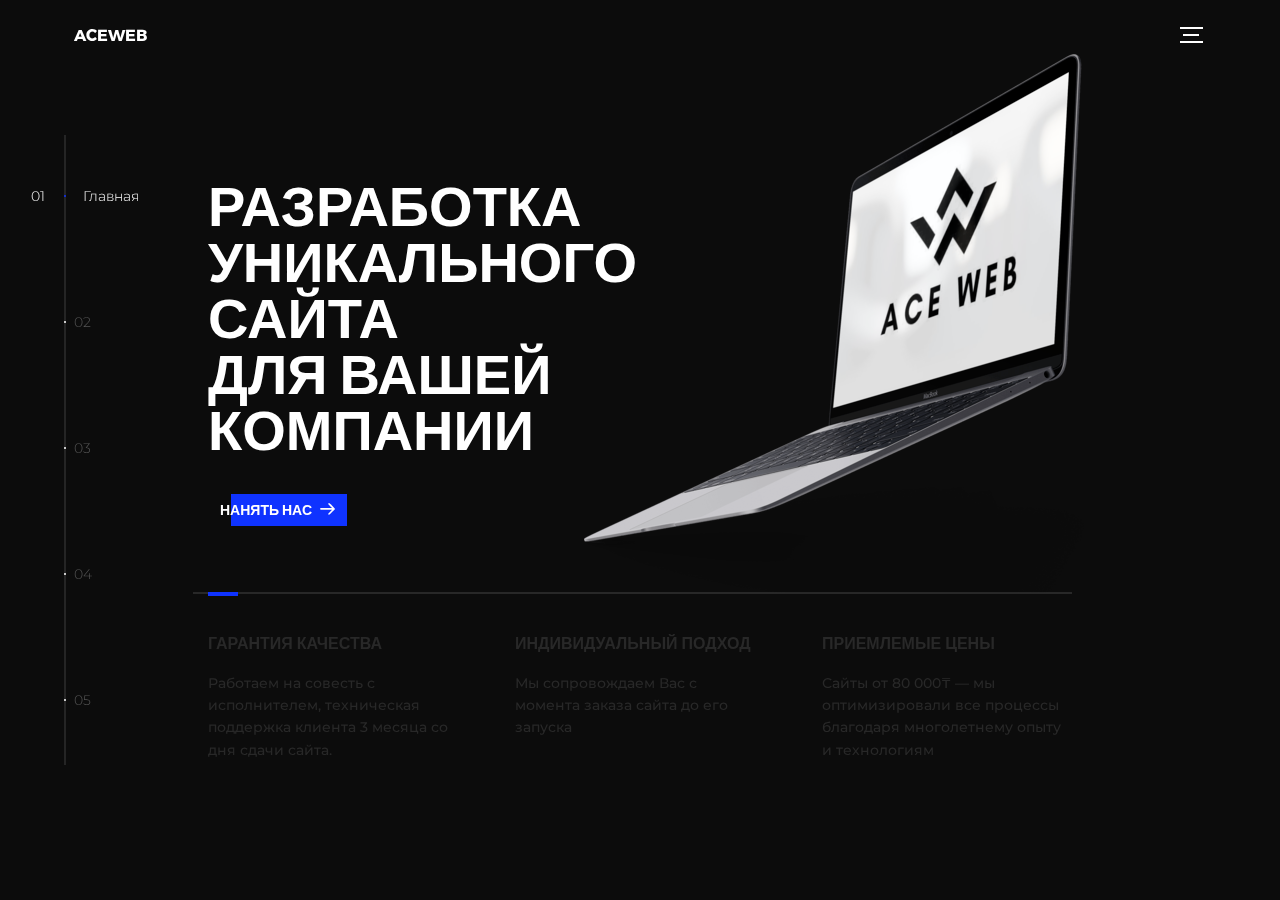
<file: index.html>
<!DOCTYPE html>
<html lang="ru">
<head>
  <title>Разаработка сайтов в Алматы - Веб-студия AceWeb</title>
  <meta charset="utf-8">
  <meta name="viewport" content="width=device-width, initial-scale=1">
  <meta http-equiv="X-UA-Compatible" content="IE=edge">
  <link rel="shortcut icon" href="./assets/img/icon.png" type="image/x-icon">
  <meta name="description" content="разработка и продвижение сайтов Алматы | Веб студия AceWeb | web студия | сайты под ключ Алматы">
  <meta name="keywords" content="разработка сайтов, сайты, веб студия, Алматы, aceweb, AceWeb, сайты под ключ">
  <link rel="stylesheet" href="assets/css/main.css">
  <link href="https://fonts.googleapis.com/css?family=Montserrat:100,200,300,regular,500,600,700,800,900,100italic,200italic,300italic,italic,500italic,600italic,700italic,800italic,900italic" rel="stylesheet" />
  <script src="//code.jivo.ru/widget/LEe9g6Wqtt" async></script>
</head>
<body>

<!-- notification for small viewports and landscape oriented smartphones -->
<div class="device-notification">
  <a class="device-notification--logo" href="#0">
    <p>AceWeb</p>
  </a>
  <p class="device-notification--message">AceWeb has so much to offer that we must request you orient your device to portrait or find a larger screen. You won't be disappointed.</p>
</div>

<div class="perspective effect-rotate-left">
  <div class="container"><div class="outer-nav--return"></div>
    <div id="viewport" class="l-viewport">
      <div class="l-wrapper">
        <header class="header">
          <a class="header--logo" href="./index.html">
            <p>AceWeb</p>
          </a>
          <button class="header--cta cta">Нанять нас</button>
          <div class="header--nav-toggle">
            <span></span>
          </div>
        </header>
        <nav class="l-side-nav">
          <ul class="side-nav">
            <li class="is-active"><span>Главная</span></li>
            <li><span>Услуги</span></li>
            <li><span>О нас</span></li>
            <li><span>Контакты</span></li>
            <li><span>Нанять нас</span></li>
          </ul>
        </nav>
        <ul class="l-main-content main-content">
          <li class="l-section section section--is-active">
            <div class="intro">
              <div class="intro--banner">
                <h1>РАЗРАБОТКА<br>
                  УНИКАЛЬНОГО<br>
                  САЙТА<br>
                  ДЛЯ ВАШЕЙ<br>
                  КОМПАНИИ</h1>
                <button class="cta">Нанять нас
                  <svg version="1.1" id="Layer_1" xmlns="http://www.w3.org/2000/svg" xmlns:xlink="http://www.w3.org/1999/xlink" x="0px" y="0px" viewBox="0 0 150 118" style="enable-background:new 0 0 150 118;" xml:space="preserve">
                  <g transform="translate(0.000000,118.000000) scale(0.100000,-0.100000)">
                    <path d="M870,1167c-34-17-55-57-46-90c3-15,81-100,194-211l187-185l-565-1c-431,0-571-3-590-13c-55-28-64-94-18-137c21-20,33-20,597-20h575l-192-193C800,103,794,94,849,39c20-20,39-29,61-29c28,0,63,30,298,262c147,144,272,271,279,282c30,51,23,60-219,304C947,1180,926,1196,870,1167z"/>
                  </g>
                  </svg>
                  <span class="btn-background"></span>
                </button>
                <img src="assets/img/introduction-visual.png" alt="Welcome">
              </div>
              <div class="intro--options">
                <a href="#0">
                  <h3>Гарантия качества</h3>
                  <p>Работаем на совесть с исполнителем, техническая поддержка клиента 3 месяца со дня сдачи сайта.</p>
                </a>
                <a href="#0">
                  <h3>Индивидуальный подход</h3>
                  <p>Мы сопровождаем Вас с момента заказа сайта до его запуска</p>
                </a>
                <a href="#0">
                  <h3>Приемлемые цены</h3>
                  <p>Сайты от 80 000₸ — мы оптимизировали все процессы благодаря многолетнему опыту и технологиям</p>
                </a>
              </div>
            </div>
          </li>
          <li class="l-section section">
            <div class="work">
              <h2>Наши виды услуг</h2>
              <div class="work--lockup">
                <ul class="slider">
                  <li class="slider--item slider--item-left">
                    <a href="https://hotaistea.github.io/navoi-residence/">
                      <div class="slider--item-image">
                        <img src="assets/img/work1.jpg" alt="Navoi Residence">
                      </div>
                      <p class="slider--item-title">Navoi Residence</p>
                      <p class="slider--item-description">Лэндинг. Это одностраничный сайт, созданный для конверсии.</p>
                    </a>
                  </li>
                  <li class="slider--item slider--item-center">
                    <a href="https://hotaistea.github.io/b-art/">
                      <div class="slider--item-image">
                        <img src="assets/img/work2.jpg" alt="B-art">
                      </div>
                      <p class="slider--item-title">B-art</p>
                      <p class="slider--item-description">Сайт визитка. Это простой и лаконичный сайт, который представляет компанию в Интернете.</p>
                    </a>
                  </li>
                  <li class="slider--item slider--item-right">
                    <a href="https://dr-kaharov.kz">
                      <div class="slider--item-image">
                        <img src="assets/img/work3.png" alt="Green Medical">
                      </div>
                      <p class="slider--item-title">DR Kaharov</p>
                      <p class="slider--item-description">Корпоративный сайт. Это сайт, который создается для крупных компаний, которые
                        представляют множество продуктов и услуг.</p>
                    </a>
                  </li>
                </ul>
                <div class="slider--prev">
                  <svg version="1.1" id="Layer_1" xmlns="http://www.w3.org/2000/svg" xmlns:xlink="http://www.w3.org/1999/xlink" x="0px" y="0px"
                  viewBox="0 0 150 118" style="enable-background:new 0 0 150 118;" xml:space="preserve">
                  <g transform="translate(0.000000,118.000000) scale(0.100000,-0.100000)">
                    <path d="M561,1169C525,1155,10,640,3,612c-3-13,1-36,8-52c8-15,134-145,281-289C527,41,562,10,590,10c22,0,41,9,61,29
                    c55,55,49,64-163,278L296,510h575c564,0,576,0,597,20c46,43,37,109-18,137c-19,10-159,13-590,13l-565,1l182,180
                    c101,99,187,188,193,199c16,30,12,57-12,84C631,1174,595,1183,561,1169z"/>
                  </g>
                  </svg>
                </div>
                <div class="slider--next">
                  <svg version="1.1" id="Layer_1" xmlns="http://www.w3.org/2000/svg" xmlns:xlink="http://www.w3.org/1999/xlink" x="0px" y="0px" viewBox="0 0 150 118" style="enable-background:new 0 0 150 118;" xml:space="preserve">
                  <g transform="translate(0.000000,118.000000) scale(0.100000,-0.100000)">
                    <path d="M870,1167c-34-17-55-57-46-90c3-15,81-100,194-211l187-185l-565-1c-431,0-571-3-590-13c-55-28-64-94-18-137c21-20,33-20,597-20h575l-192-193C800,103,794,94,849,39c20-20,39-29,61-29c28,0,63,30,298,262c147,144,272,271,279,282c30,51,23,60-219,304C947,1180,926,1196,870,1167z"/>
                  </g>
                  </svg>
                </div>
              </div>
            </div>
          </li>
          <li class="l-section section">
            <div class="about">
              <div class="about--banner">
                <h2>Сайты, которые<br>вдохнут<br>жизнь в<br>ваш бизнес.</h2>
                <a href="./about-us.html">Подробнее о нас
                  <span>
                    <svg version="1.1" id="Layer_1" xmlns="http://www.w3.org/2000/svg" xmlns:xlink="http://www.w3.org/1999/xlink" x="0px" y="0px" viewBox="0 0 150 118" style="enable-background:new 0 0 150 118;" xml:space="preserve">
                    <g transform="translate(0.000000,118.000000) scale(0.100000,-0.100000)">
                      <path d="M870,1167c-34-17-55-57-46-90c3-15,81-100,194-211l187-185l-565-1c-431,0-571-3-590-13c-55-28-64-94-18-137c21-20,33-20,597-20h575l-192-193C800,103,794,94,849,39c20-20,39-29,61-29c28,0,63,30,298,262c147,144,272,271,279,282c30,51,23,60-219,304C947,1180,926,1196,870,1167z"/>
                    </g>
                    </svg>
                  </span>
                </a>
                <img src="assets/img/xfti5u0tqjyr8fmw29mw49kx4rqthzde.svg" alt="About Us">
              </div>
              <div class="about--options">
                <a href="./our-works.html">
                  <h3>Наши работы</h3>
                </a>
              </div>
            </div>
          </li>
          <li class="l-section section">
            <div class="contact">
              <div class="contact--lockup">
                <div class="modal">
                  <div class="modal--information">
                    <p>г. Алматы</p>
                    <a href="mailto:aceweb.kz@gmail.com">aceweb.kz@gmail.com</a>
                    <a href="tel:+77021881039">+7(702)188-10-39</a>
                  </div>
                  <ul class="modal--options">
                    <li><a href="https://wa.me/77021881039">Whatsapp</a></li>
                    <li><a href="https://www.instagram.com/aceweb.kz/">Instagram</a></li>
                    <li><a href="https://t.me/aissultann">Telegram</a></li>
                  </ul>
                </div>
              </div>
            </div>
          </li>
          <li class="l-section section">
            <div class="hire">
              <h2>Какой сайт вы хотели бы</h2>
              <!-- checkout formspree.io for easy form setup -->
              <form class="work-request" method="post" action="https://formspree.io/f/xknlwljq">
                <div class="work-request--options">             
                  <span class="options-b">
                    <input id="opt-4" name="opt-4" type="checkbox" value="sait-visitka">
                    <label for="opt-4">
                      <svg version="1.1" id="Layer_1" xmlns="http://www.w3.org/2000/svg" xmlns:xlink="http://www.w3.org/1999/xlink" x="0px" y="0px"
                      viewBox="0 0 150 111" style="enable-background:new 0 0 150 111;" xml:space="preserve">
                      <g transform="translate(0.000000,111.000000) scale(0.100000,-0.100000)">
                        <path d="M950,705L555,310L360,505C253,612,160,700,155,700c-6,0-44-34-85-75l-75-75l278-278L550-5l475,475c261,261,475,480,475,485c0,13-132,145-145,145C1349,1100,1167,922,950,705z"/>
                      </g>
                      </svg>
                      Сайт-визитка
                    </label>
                    <input id="opt-5" name="opt-5" type="checkbox" value="landing">
                    <label for="opt-5">
                      <svg version="1.1" id="Layer_1" xmlns="http://www.w3.org/2000/svg" xmlns:xlink="http://www.w3.org/1999/xlink" x="0px" y="0px"
                      viewBox="0 0 150 111" style="enable-background:new 0 0 150 111;" xml:space="preserve">
                      <g transform="translate(0.000000,111.000000) scale(0.100000,-0.100000)">
                        <path d="M950,705L555,310L360,505C253,612,160,700,155,700c-6,0-44-34-85-75l-75-75l278-278L550-5l475,475c261,261,475,480,475,485c0,13-132,145-145,145C1349,1100,1167,922,950,705z"/>
                      </g>
                      </svg>
                      Лэндинг
                    </label>
                    <input id="opt-6" name="opt-6" type="checkbox" value="korporativni">
                    <label for="opt-6">
                      <svg version="1.1" id="Layer_1" xmlns="http://www.w3.org/2000/svg" xmlns:xlink="http://www.w3.org/1999/xlink" x="0px" y="0px"
                      viewBox="0 0 150 111" style="enable-background:new 0 0 150 111;" xml:space="preserve">
                      <g transform="translate(0.000000,111.000000) scale(0.100000,-0.100000)">
                        <path d="M950,705L555,310L360,505C253,612,160,700,155,700c-6,0-44-34-85-75l-75-75l278-278L550-5l475,475c261,261,475,480,475,485c0,13-132,145-145,145C1349,1100,1167,922,950,705z"/>
                      </g>
                      </svg>
                      Корпоративный
                    </label>
                  </span>
                </div>
                <div class="work-request--information">
                  <div class="information-name">
                    <input name="name" id="name" type="text" spellcheck="false">
                    <label for="name">Имя</label>
                  </div>
                  <div class="information-email">
                    <input name="tel" id="tel" type="tel" spellcheck="false">
                    <label for="tel">Номер</label>
                  </div>
                </div>
                <input type="submit" value="Отправить запрос">
              </form>
            </div>
          </li>
        </ul>
      </div>
    </div>
  </div>
  <ul class="outer-nav">
    <li class="is-active">Главная</li>
    <li>Услуги</li>
    <li>О нас</li>
    <li>Контакты</li>
    <li>Нанять нас</li>
  </ul>
</div>

<script src="https://ajax.googleapis.com/ajax/libs/jquery/2.2.4/jquery.min.js"></script>
<script>window.jQuery || document.write('<script src="assets/js/vendor/jquery-2.2.4.min.js"><\/script>')</script>
<script src="assets/js/functions-min.js"></script>
</body>
</html>
</file>
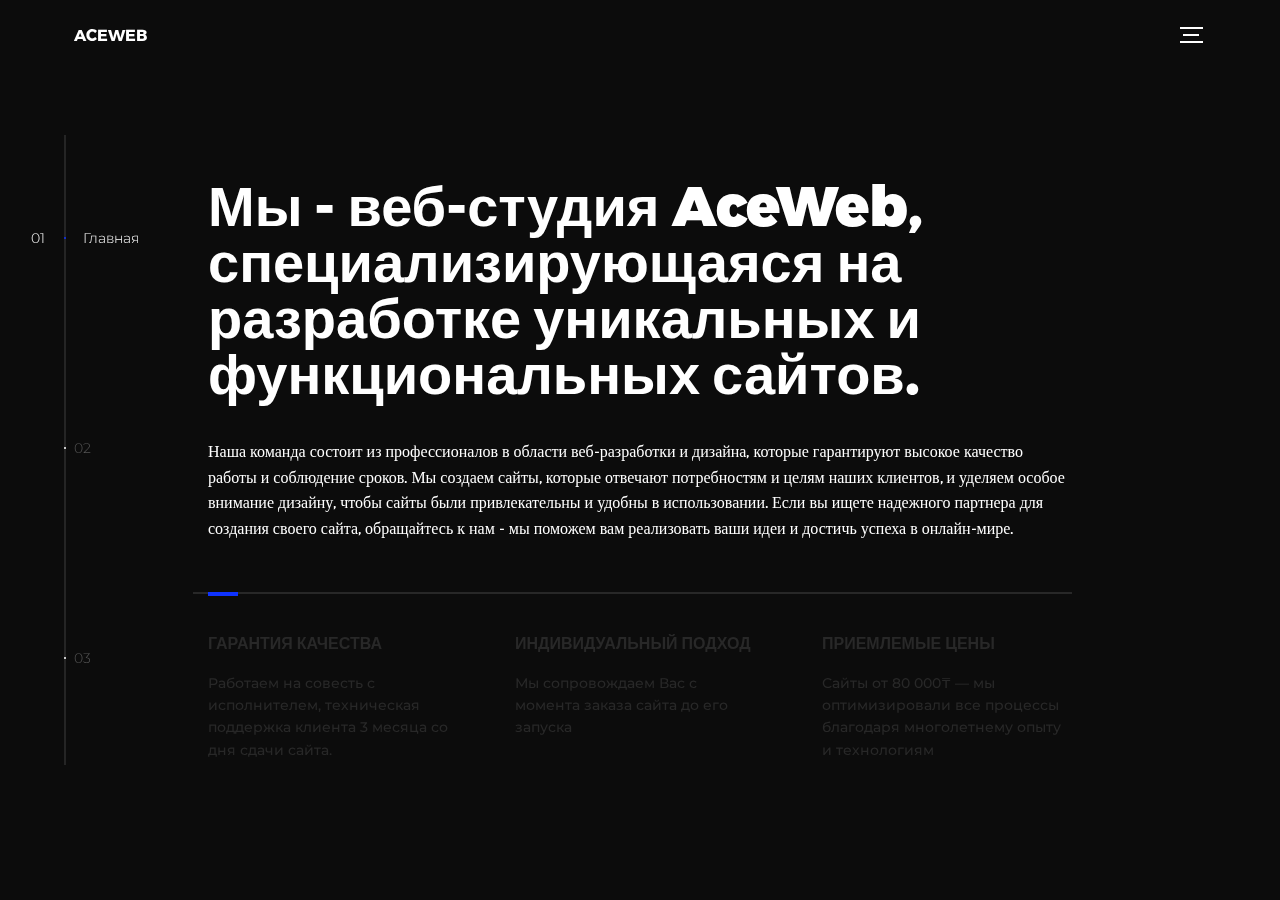
<file: about-us.html>
<!DOCTYPE html>
<html lang="ru">
<head>
    <meta charset="UTF-8">
    <meta name="viewport" content="width=device-width, initial-scale=1.0">
    <title>О веб студии AceWeb</title>
    <link rel="shortcut icon" href="./assets/img/icon.png" type="image/x-icon">
    <meta name="description" content="Об веб студии AceWeb | web студия | разработка и продвижение сайтов Алматы | сайты под ключ Алматы">
    <meta name="keywords" content="разработка сайтов, сайты, веб студия, Алматы, aceweb, AceWeb, ace web">
    <link rel="stylesheet" href="assets/css/main.css">
    <link rel="stylesheet" href="assets/css/about-us.css">
    <link href="https://fonts.googleapis.com/css?family=Montserrat:100,200,300,regular,500,600,700,800,900,100italic,200italic,300italic,italic,500italic,600italic,700italic,800italic,900italic" rel="stylesheet" />
    <script src="//code.jivo.ru/widget/LEe9g6Wqtt" async></script>
</head>
<body>
    <div class="device-notification">
        <a class="device-notification--logo" href="./index.html">
          <p>AceWeb</p>
        </a>
        <p class="device-notification--message">AceWeb has so much to offer that we must request you orient your device to portrait or find a larger screen. You won't be disappointed.</p>
    </div>
    <div class="perspective effect-rotate-left">
        <div class="container"><div class="outer-nav--return"></div>
          <div id="viewport" class="l-viewport">
            <div class="l-wrapper">
              <header class="header">
                <a class="header--logo" href="./index.html">
                  <p>AceWeb</p>
                </a>
                <button class="header--cta cta">Нанять нас</button>
                <div class="header--nav-toggle">
                  <span></span>
                </div>
              </header>
              <nav class="l-side-nav">
                <ul class="side-nav">
                  <li class="is-active"><span>Главная</span></li>
                  <li><span>Контакты</span></li>
                  <li><span>Нанять нас</span></li>
                </ul>
              </nav>
              <ul class="l-main-content main-content">
                <li class="l-section section section--is-active">
                  <div class="intro">
                    <div class="intro--banner">
                      <h1>Мы - веб-студия AceWeb, специализирующаяся на разработке уникальных и функциональных сайтов.</h1>
                      <p class="main-subtitle">Наша команда состоит из профессионалов в области веб-разработки и дизайна, которые гарантируют высокое качество работы и соблюдение сроков. Мы создаем сайты, которые отвечают потребностям и целям наших клиентов, и уделяем особое внимание дизайну, чтобы сайты были привлекательны и удобны в использовании. Если вы ищете надежного партнера для создания своего сайта, обращайтесь к нам - мы поможем вам реализовать ваши идеи и достичь успеха в онлайн-мире.</p>
                    </div>
                    <div class="intro--options">
                      <a href="#0">
                        <h3>Гарантия качества</h3>
                        <p>Работаем на совесть с исполнителем, техническая поддержка клиента 3 месяца со дня сдачи сайта.</p>
                      </a>
                      <a href="#0">
                        <h3>Индивидуальный подход</h3>
                        <p>Мы сопровождаем Вас с момента заказа сайта до его запуска</p>
                      </a>
                      <a href="#0">
                        <h3>Приемлемые цены</h3>
                        <p>Сайты от 80 000₸ — мы оптимизировали все процессы благодаря многолетнему опыту и технологиям</p>
                      </a>
                    </div>
                  </div>
                </li>
                <li class="l-section section">
                    <div class="contact" id="contact">
                      <div class="contact--lockup">
                        <div class="modal">
                          <div class="modal--information">
                            <p>г. Алматы</p>
                            <a href="mailto:aceweb.kz@gmail.com">aceweb.kz@gmail.com</a>
                            <a href="tel:+77021881039">+7(702)188-10-39</a>
                          </div>
                          <ul class="modal--options">
                            <li><a href="https://wa.me/77021881039">Whatsapp</a></li>
                            <li><a href="https://www.instagram.com/aceweb.kz/">Instagram</a></li>
                            <li><a href="https://t.me/aissultann">Telegram</a></li>
                          </ul>
                        </div>
                      </div>
                    </div>
                  </li>
                  <li class="l-section section">
                    <div class="hire">
                      <h2>Какой сайт вы хотели бы</h2>
                      <!-- checkout formspree.io for easy form setup -->
                      <form class="work-request" method="post" action="https://formspree.io/f/xknlwljq">
                        <div class="work-request--options">             
                          <span class="options-b">
                            <input id="opt-4" name="opt-4" type="checkbox" value="sait-visitka">
                            <label for="opt-4">
                              <svg version="1.1" id="Layer_1" xmlns="http://www.w3.org/2000/svg" xmlns:xlink="http://www.w3.org/1999/xlink" x="0px" y="0px"
                              viewBox="0 0 150 111" style="enable-background:new 0 0 150 111;" xml:space="preserve">
                              <g transform="translate(0.000000,111.000000) scale(0.100000,-0.100000)">
                                <path d="M950,705L555,310L360,505C253,612,160,700,155,700c-6,0-44-34-85-75l-75-75l278-278L550-5l475,475c261,261,475,480,475,485c0,13-132,145-145,145C1349,1100,1167,922,950,705z"/>
                              </g>
                              </svg>
                              Сайт-визитка
                            </label>
                            <input id="opt-5" name="opt-5" type="checkbox" value="landing">
                            <label for="opt-5">
                              <svg version="1.1" id="Layer_1" xmlns="http://www.w3.org/2000/svg" xmlns:xlink="http://www.w3.org/1999/xlink" x="0px" y="0px"
                              viewBox="0 0 150 111" style="enable-background:new 0 0 150 111;" xml:space="preserve">
                              <g transform="translate(0.000000,111.000000) scale(0.100000,-0.100000)">
                                <path d="M950,705L555,310L360,505C253,612,160,700,155,700c-6,0-44-34-85-75l-75-75l278-278L550-5l475,475c261,261,475,480,475,485c0,13-132,145-145,145C1349,1100,1167,922,950,705z"/>
                              </g>
                              </svg>
                              Лэндинг
                            </label>
                            <input id="opt-6" name="opt-6" type="checkbox" value="korporativni">
                            <label for="opt-6">
                              <svg version="1.1" id="Layer_1" xmlns="http://www.w3.org/2000/svg" xmlns:xlink="http://www.w3.org/1999/xlink" x="0px" y="0px"
                              viewBox="0 0 150 111" style="enable-background:new 0 0 150 111;" xml:space="preserve">
                              <g transform="translate(0.000000,111.000000) scale(0.100000,-0.100000)">
                                <path d="M950,705L555,310L360,505C253,612,160,700,155,700c-6,0-44-34-85-75l-75-75l278-278L550-5l475,475c261,261,475,480,475,485c0,13-132,145-145,145C1349,1100,1167,922,950,705z"/>
                              </g>
                              </svg>
                              Корпоративный
                            </label>
                          </span>
                        </div>
                        <div class="work-request--information">
                          <div class="information-name">
                            <input name="name" id="name" type="text" spellcheck="false">
                            <label for="name">Имя</label>
                          </div>
                          <div class="information-email">
                            <input name="tel" id="tel" type="tel" spellcheck="false">
                            <label for="tel">Номер</label>
                          </div>
                        </div>
                        <input type="submit" value="Отправить запрос">
                      </form>
                    </div>
                  </li>
              </ul>
            </div>
          </div>
        </header>
        </div>
        <ul class="outer-nav">
            <li class="is-active"><a href="">О нас</a></li>
            <li><a href="./index.html">Главная</a></li>
        </ul>
    </div>

    <script src="https://ajax.googleapis.com/ajax/libs/jquery/2.2.4/jquery.min.js"></script>
    <script>window.jQuery || document.write('<script src="assets/js/vendor/jquery-2.2.4.min.js"><\/script>')</script>
    <script src="assets/js/functions-min.js"></script>
</body>
</html>
</file>
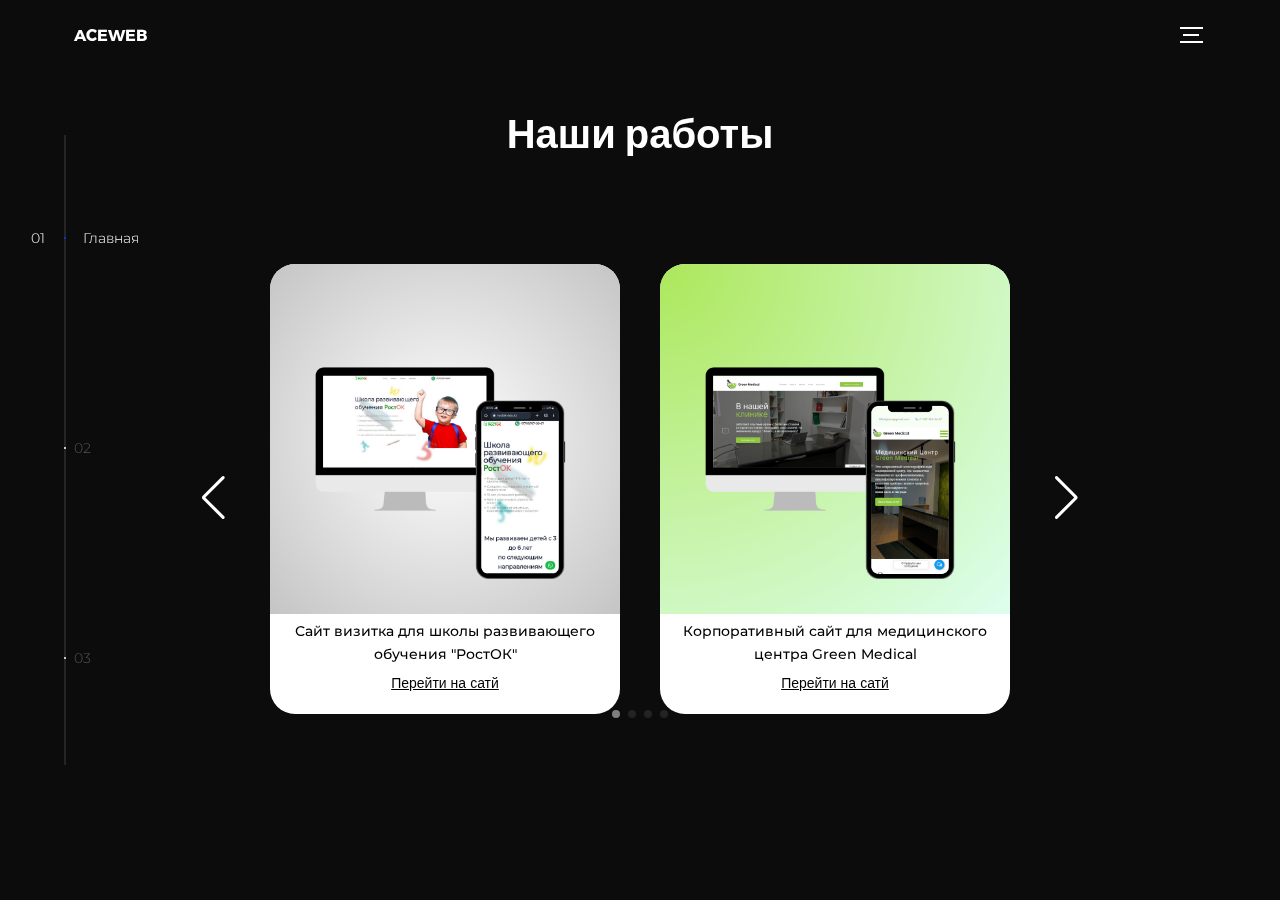
<file: our-works.html>
<!DOCTYPE html>
<html lang="en">
<head>
    <meta charset="UTF-8">
    <meta name="viewport" content="width=device-width, initial-scale=1.0">
    <title>Работы веб студии AceWeb</title>
    <link rel="shortcut icon" href="./assets/img/icon.png" type="image/x-icon">
    <meta name="description" content="Работы веб студии AceWeb | web студия Алматы">
    <meta name="keywords" content="разработка сайтов, сайты, веб студия, Алматы, aceweb, AceWeb, ace web">
    <link rel="stylesheet" href="assets/css/main.css">
    <link rel="stylesheet" href="assets/css/our-works.css">
    <link rel="stylesheet" href="https://cdn.jsdelivr.net/npm/swiper@10/swiper-bundle.min.css"/>
    <link href="https://fonts.googleapis.com/css?family=Montserrat:100,200,300,regular,500,600,700,800,900,100italic,200italic,300italic,italic,500italic,600italic,700italic,800italic,900italic" rel="stylesheet" />
    <script src="//code.jivo.ru/widget/LEe9g6Wqtt" async></script>
</head>
<body>
    <div class="device-notification">
        <a class="device-notification--logo" href="./index.html">
          <p>AceWeb</p>
        </a>
        <p class="device-notification--message">AceWeb has so much to offer that we must request you orient your device to portrait or find a larger screen. You won't be disappointed.</p>
    </div>
    <div class="perspective effect-rotate-left">
        <div class="container"><div class="outer-nav--return"></div>
          <div id="viewport" class="l-viewport">
            <div class="l-wrapper">
              <header class="header">
                <a class="header--logo" href="./index.html">
                  <p>AceWeb</p>
                </a>
                <button class="header--cta cta">Нанять нас</button>
                <div class="header--nav-toggle">
                  <span></span>
                </div>
              </header>
              <nav class="l-side-nav">
                <ul class="side-nav">
                  <li class="is-active"><span>Главная</span></li>
                  <li><span>Контакты</span></li>
                  <li><span>Нанять нас</span></li>
                </ul>
              </nav>
              <ul class="l-main-content main-content">
                <li class="l-section section section--is-active">
                  <div class="our-works">
                    <div class="our-works__content">
                        <h2>Наши работы</h2>
                        <div class="swiper decstop">
                            <!-- Additional required wrapper -->
                            <div class="swiper-wrapper">
                            <!-- Slides -->
                            <div class="swiper-slide">
                              <div class="our-works__card-content">
                                <div class="our-works__card">
                                  <div class="our-works__img">
                                    <img src="./assets/img/our-work1.png" alt="">
                                  </div>
                                  <div class="our-works__text">  
                                    <p>Сайт визитка для школы развивающего обучения "РостОК"</p>
                                    <a href="https://www.rostok-edu.kz/">Перейти на сатй</a>
                                  </div>  
                                </div>  
                                <div class="our-works__card">
                                  <div class="our-works__img">
                                    <img src="./assets/img/our-work2.png" alt="">
                                  </div>
                                  <div class="our-works__text">  
                                    <p>Корпоративный сайт для медицинского центра Green Medical</p>
                                    <a href="https://www.green-medical.kz/">Перейти на сатй</a>
                                  </div>  
                                </div>
                              </div>  
                            </div>
                            <div class="swiper-slide">
                              <div class="our-works__card-content">
                                <div class="our-works__card">
                                  <div class="our-works__img">
                                    <img src="./assets/img/our-work3.png" alt="">
                                  </div>
                                  <div class="our-works__text">  
                                    <p>Корпоративный сайт для зоны отдыха Kashgar</p>
                                    <a href="https://kashgar.kz/">Перейти на сатй</a>
                                  </div>  
                                </div>
                                <div class="our-works__card">
                                  <div class="our-works__img">
                                    <img src="./assets/img/our-work9.jpg" alt="">
                                  </div>
                                  <div class="our-works__text">  
                                    <p>Корпоративный сайт для школы танцев Bang Dance</p>
                                    <a href="https://bang-dance.kz/">Перейти на сатй</a>
                                  </div>  
                                </div>
                              </div>  
                            </div>
                            <div class="swiper-slide">
                              <div class="our-works__card-content">
                                <div class="our-works__card">
                                  <div class="our-works__img">
                                    <img src="./assets/img/our-work5.jpg" alt="">
                                  </div>
                                  <div class="our-works__text">  
                                    <p>Лендинг сайт для жилого комплекса Navoi Risedence</p>
                                    <a href="https://hotaistea.github.io/navoi-residence/">Перейти на сатй</a>
                                  </div>  
                                </div>
                                <div class="our-works__card">
                                  <div class="our-works__img">
                                    <img src="./assets/img/our-work7.jpg" alt="">
                                  </div>
                                  <div class="our-works__text">  
                                    <p>Сайт визитка для мебельного цеха B_art</p>
                                    <a href="https://hotaistea.github.io/b-art/">Перейти на сатй</a>
                                  </div>  
                                </div>
                              </div>  
                            </div>
                            <div class="swiper-slide">
                              <div class="our-works__card-content">
                                <div class="our-works__card">
                                  <div class="our-works__img">
                                    <img src="./assets/img/our-work6.png" alt="">
                                  </div>
                                  <div class="our-works__text">  
                                    <p>Многостраничный сайт для проектной работы.</p>
                                    <a href="https://toa1ce.github.io/ecolifestyle/">Перейти на сатй</a>
                                  </div>  
                                </div>
                                <div class="our-works__card">
                                  <div class="our-works__img">
                                    <img src="./assets/img/our-work8.png" alt="">
                                  </div>
                                  <div class="our-works__text">  
                                    <p>Корпоративный сайт для массажного центра Dr Kaharov</p>
                                    <a href="https://dr-kaharov.kz/">Перейти на сатй</a>
                                  </div>  
                                </div>
                              </div>  
                            </div>
                            </div>
                            <!-- If we need pagination -->
                            <div class="swiper-pagination"></div>
                        
                            <!-- If we need navigation buttons -->
                            <div class="swiper-button-prev"></div>
                            <div class="swiper-button-next"></div>
                        </div>
                        <div class="swiper mobile">
                          <!-- Additional required wrapper -->
                          <div class="swiper-wrapper">
                          <!-- Slides -->
                          <div class="swiper-slide">
                            <div class="our-works__card-content">
                              <div class="our-works__card">
                                <div class="our-works__img">
                                  <img src="./assets/img/our-work1.png" alt="">
                                </div>
                                <div class="our-works__text">  
                                  <p>Сайт визитка для школы развивающего обучения "РостОК"</p>
                                  <a href="https://www.rostok-edu.kz/">Перейти на сатй</a>
                                </div>  
                              </div>  
                            </div>  
                          </div>
                          <div class="swiper-slide">
                            <div class="our-works__card-content">
                              <div class="our-works__card">
                                <div class="our-works__img">
                                  <img src="./assets/img/our-work2.png" alt="">
                                </div>
                                <div class="our-works__text">  
                                  <p>Корпоративный сайт для медицинского центра Green Medical</p>
                                  <a href="https://www.green-medical.kz/">Перейти на сатй</a>
                                </div>  
                              </div>
                            </div>
                          </div>
                          <div class="swiper-slide">
                            <div class="our-works__card-content">
                              <div class="our-works__card">
                                <div class="our-works__img">
                                  <img src="./assets/img/our-work3.png" alt="">
                                </div>
                                <div class="our-works__text">  
                                  <p>Корпоративный сайт для зоны отдыха Kashgar</p>
                                  <a href="https://kashgar.kz/">Перейти на сатй</a>
                                </div>  
                              </div>
                            </div>  
                          </div>
                          <div class="swiper-slide">
                            <div class="our-works__card-content">
                              <div class="our-works__card">
                                <div class="our-works__img">
                                  <img src="./assets/img/our-work9.jpg" alt="">
                                </div>
                                <div class="our-works__text">  
                                  <p>Корпоративный сайт для школы танцев Bang Dance</p>
                                  <a href="https://bang-dance.kz/">Перейти на сатй</a>
                                </div>  
                              </div>
                            </div>
                          </div>
                          <div class="swiper-slide">
                            <div class="our-works__card-content">
                              <div class="our-works__card">
                                <div class="our-works__img">
                                  <img src="./assets/img/our-work5.jpg" alt="">
                                </div>
                                <div class="our-works__text">  
                                  <p>Лендинг сайт для жилого комплекса Navoi Risedence</p>
                                  <a href="https://toa1ce.github.io/navoi-residence/">Перейти на сатй</a>
                                </div>  
                              </div>
                            </div>  
                          </div>
                          <div class="swiper-slide">
                            <div class="our-works__card-content">
                              <div class="our-works__card">
                                <div class="our-works__img">
                                  <img src="./assets/img/our-work7.jpg" alt="">
                                </div>
                                <div class="our-works__text">  
                                  <p>Сайт визитка для мебельного цеха B_art</p>
                                  <a href="https://toa1ce.github.io/b-art-web/">Перейти на сатй</a>
                                </div>  
                              </div>
                            </div>
                          </div>
                          <div class="swiper-slide">
                            <div class="our-works__card-content">
                              <div class="our-works__card">
                                <div class="our-works__img">
                                  <img src="./assets/img/our-work6.png" alt="">
                                </div>
                                <div class="our-works__text">  
                                  <p>Многостраничный сайт для проектной работы.</p>
                                  <a href="https://toa1ce.github.io/ecolifestyle/">Перейти на сатй</a>
                                </div>  
                              </div>
                            </div>  
                          </div>
                          <div class="swiper-slide">
                            <div class="our-works__card-content">
                              <div class="our-works__card">
                                <div class="our-works__img">
                                  <img src="./assets/img/our-work8.png" alt="">
                                </div>
                                <div class="our-works__text">  
                                  <p>Корпоративный сайт для массажного центра Dr Kaharov</p>
                                  <a href="https://dr-kaharov.kz/">Перейти на сатй</a>
                                </div>  
                              </div>
                            </div>
                          </div>
                          </div>
                          <!-- If we need pagination -->
                          <div class="swiper-pagination"></div>
                      
                          <!-- If we need navigation buttons -->
                          <div class="swiper-button-prev"></div>
                          <div class="swiper-button-next"></div>
                      </div>
                    </div>    
                  </div>
                </li>
                <li class="l-section section">
                  <div class="contact">
                    <div class="contact--lockup">
                      <div class="modal">
                        <div class="modal--information">
                          <p>г. Алматы</p>
                          <a href="mailto:aceweb.kz@gmail.com">aceweb.kz@gmail.com</a>
                          <a href="tel:+77021881039">+7(702)188-10-39</a>
                        </div>
                        <ul class="modal--options">
                            <li><a href="https://wa.me/77021881039">Whatsapp</a></li>
                            <li><a href="https://www.instagram.com/aceweb.kz/">Instagram</a></li>
                            <li><a href="https://t.me/aissultann">Telegram</a></li>
                        </ul>
                      </div>
                    </div>
                  </div>
                </li>
                <li class="l-section section">
                  <div class="hire">
                    <h2>Какой сайт вы хотели бы</h2>
                    <!-- checkout formspree.io for easy form setup -->
                    <form class="work-request" method="post" action="https://formspree.io/f/xknlwljq">
                      <div class="work-request--options">             
                        <span class="options-b">
                          <input id="opt-4" name="opt-4" type="checkbox" value="sait-visitka">
                          <label for="opt-4">
                            <svg version="1.1" id="Layer_1" xmlns="http://www.w3.org/2000/svg" xmlns:xlink="http://www.w3.org/1999/xlink" x="0px" y="0px"
                            viewBox="0 0 150 111" style="enable-background:new 0 0 150 111;" xml:space="preserve">
                            <g transform="translate(0.000000,111.000000) scale(0.100000,-0.100000)">
                              <path d="M950,705L555,310L360,505C253,612,160,700,155,700c-6,0-44-34-85-75l-75-75l278-278L550-5l475,475c261,261,475,480,475,485c0,13-132,145-145,145C1349,1100,1167,922,950,705z"/>
                            </g>
                            </svg>
                            Сайт-визитка
                          </label>
                          <input id="opt-5" name="opt-5" type="checkbox" value="landing">
                          <label for="opt-5">
                            <svg version="1.1" id="Layer_1" xmlns="http://www.w3.org/2000/svg" xmlns:xlink="http://www.w3.org/1999/xlink" x="0px" y="0px"
                            viewBox="0 0 150 111" style="enable-background:new 0 0 150 111;" xml:space="preserve">
                            <g transform="translate(0.000000,111.000000) scale(0.100000,-0.100000)">
                              <path d="M950,705L555,310L360,505C253,612,160,700,155,700c-6,0-44-34-85-75l-75-75l278-278L550-5l475,475c261,261,475,480,475,485c0,13-132,145-145,145C1349,1100,1167,922,950,705z"/>
                            </g>
                            </svg>
                            Лэндинг
                          </label>
                          <input id="opt-6" name="opt-6" type="checkbox" value="korporativni">
                          <label for="opt-6">
                            <svg version="1.1" id="Layer_1" xmlns="http://www.w3.org/2000/svg" xmlns:xlink="http://www.w3.org/1999/xlink" x="0px" y="0px"
                            viewBox="0 0 150 111" style="enable-background:new 0 0 150 111;" xml:space="preserve">
                            <g transform="translate(0.000000,111.000000) scale(0.100000,-0.100000)">
                              <path d="M950,705L555,310L360,505C253,612,160,700,155,700c-6,0-44-34-85-75l-75-75l278-278L550-5l475,475c261,261,475,480,475,485c0,13-132,145-145,145C1349,1100,1167,922,950,705z"/>
                            </g>
                            </svg>
                            Корпоративный
                          </label>
                        </span>
                      </div>
                      <div class="work-request--information">
                        <div class="information-name">
                          <input name="name" id="name" type="text" spellcheck="false">
                          <label for="name">Имя</label>
                        </div>
                        <div class="information-email">
                          <input name="tel" id="tel" type="tel" spellcheck="false">
                          <label for="tel">Номер</label>
                        </div>
                      </div>
                      <input type="submit" value="Отправить запрос">
                    </form>
                  </div>
                </li>
              </ul>
            </div>
          </div>
        </div>
        <ul class="outer-nav">
            <li class="is-active"><a href="">Наши работы</a></li>
            <li><a href="./index.html">Главная</a></li>
        </ul>
    </div>

    <script src="https://cdn.jsdelivr.net/npm/swiper@10/swiper-bundle.min.js"></script>
    <script src="https://ajax.googleapis.com/ajax/libs/jquery/2.2.4/jquery.min.js"></script>
    <script>window.jQuery || document.write('<script src="assets/js/vendor/jquery-2.2.4.min.js"><\/script>')</script>
    <script src="assets/js/functions-min.js"></script>
    <script>
        const swiper = new Swiper('.swiper', {
        // Optional parameters
        loop: true,

        // If we need pagination
        pagination: {
            el: '.swiper-pagination',
        },

        // Navigation arrows
        navigation: {
            nextEl: '.swiper-button-next',
            prevEl: '.swiper-button-prev',
        },
        });
    </script>
</body>
</html>
</file>
<file: assets/css/main.css>
@font-face{font-family:'Montserrat';src:url("fonts/Montserrat-Black.eot");src:local("☺"),url("fonts/Montserrat-Black.woff") format("woff"),url("fonts/Montserrat-Black.ttf") format("truetype"),url("fonts/Montserrat-Black.svg") format("svg");font-weight:900;font-style:normal}@font-face{font-family:'Montserrat';src:url("fonts/Montserrat-Bold.eot");src:local("☺"),url("fonts/Montserrat-Bold.woff") format("woff"),url("fonts/Montserrat-Bold.ttf") format("truetype"),url("fonts/Montserrat-Bold.svg") format("svg");font-weight:700;font-style:normal}@font-face{font-family:'Montserrat';src:url("fonts/Montserrat-Regular.eot");src:local("☺"),url("fonts/Montserrat-Regular.woff") format("woff"),url("fonts/Montserrat-Regular.ttf") format("truetype"),url("fonts/Montserrat-Regular.svg") format("svg");font-weight:400;font-style:normal}@font-face{font-family:'Montserrat';src:url("fonts/Montserrat-Light.eot");src:local("☺"),url("fonts/Montserrat-Light.woff") format("woff"),url("fonts/Montserrat-Light.ttf") format("truetype"),url("fonts/Montserrat-Light.svg") format("svg");font-weight:300;font-style:normal}/*! normalize.css v3.0.2 | MIT License | git.io/normalize */html{font-family:sans-serif;-ms-text-size-adjust:100%;-webkit-text-size-adjust:100%}body{margin:0}article,aside,details,figcaption,figure,footer,header,hgroup,main,menu,nav,section,summary{display:block}audio,canvas,progress,video{display:inline-block;vertical-align:baseline}audio:not([controls]){display:none;height:0}[hidden],template{display:none}a{background-color:transparent}a:active,a:hover{outline:0}abbr[title]{border-bottom:1px dotted}b,strong{font-weight:bold}dfn{font-style:italic}h1{font-size:2em;margin:0.67em 0}mark{background:#ff0;color:#000}small{font-size:80%}sub,sup{font-size:75%;line-height:0;position:relative;vertical-align:baseline}sup{top:-0.5em}sub{bottom:-0.25em}img{border:0}svg:not(:root){overflow:hidden}figure{margin:1em 40px}hr{box-sizing:content-box;height:0}pre{overflow:auto}code,kbd,pre,samp{font-family:monospace, monospace;font-size:1em}button,input,optgroup,select,textarea{color:inherit;font:inherit;margin:0}button{overflow:visible}button,select{text-transform:none}button,html input[type="button"],input[type="reset"],input[type="submit"]{-webkit-appearance:button;cursor:pointer}button[disabled],html input[disabled]{cursor:default}button::-moz-focus-inner,input::-moz-focus-inner{border:0;padding:0}input{line-height:normal}input[type="checkbox"],input[type="radio"]{box-sizing:border-box;padding:0}input[type="number"]::-webkit-inner-spin-button,input[type="number"]::-webkit-outer-spin-button{height:auto}input[type="search"]{-webkit-appearance:textfield;box-sizing:content-box}input[type="search"]::-webkit-search-cancel-button,input[type="search"]::-webkit-search-decoration{-webkit-appearance:none}fieldset{border:1px solid #c0c0c0;margin:0 2px;padding:0.35em 0.625em 0.75em}legend{border:0;padding:0}textarea{overflow:auto}optgroup{font-weight:bold}table{border-collapse:collapse;border-spacing:0}td,th{padding:0}::-moz-selection{background:#FFF498}::selection{background:#FFF498}::-moz-selection{background:#FFF498}img::-moz-selection{background:transparent}img::selection{background:transparent}img::-moz-selection{background:transparent}body{-webkit-tap-highlight-color:#FFF498}body{background-color:#0c0c0c;font-size:14px;line-height:1.6;font-family:"Montserrat",sans-serif;color:#fff;-webkit-font-smoothing:antialiased;-webkit-text-size-adjust:100%}.l-viewport{position:relative;width:100%;height:100vh;box-shadow:0 0 45px 5px rgba(0,0,0,0.85);overflow:hidden}.l-wrapper{position:relative;width:1440px;max-width:90%;height:100%;margin:0 auto}.l-side-nav{position:absolute;left:0;display:-webkit-box;display:-webkit-flex;display:-ms-flexbox;display:flex;height:100%;-webkit-box-align:center;-webkit-align-items:center;-ms-flex-align:center;align-items:center}.l-side-nav::before{content:"";position:absolute;top:50%;left:0;-webkit-transform:translateY(-50%);transform:translateY(-50%);width:2px;height:70%;max-height:750px;background-color:#555;opacity:.35;z-index:10}@media (max-width: 1180px){.l-side-nav{display:none}}.l-main-content{position:relative;width:100%;height:100%;margin:0;padding:0;list-style:none}.l-section{position:absolute;width:100%;height:100%}.device-notification{display:none;position:fixed;top:0;left:0;width:100%;height:100%;-webkit-box-orient:vertical;-webkit-box-direction:normal;-webkit-flex-direction:column;-ms-flex-direction:column;flex-direction:column;-webkit-box-align:center;-webkit-align-items:center;-ms-flex-align:center;-ms-grid-row-align:center;align-items:center;-webkit-box-pack:center;-webkit-justify-content:center;-ms-flex-pack:center;justify-content:center;background-color:#0c0c0c;z-index:12}.device-notification--logo{display:-webkit-box;display:-webkit-flex;display:-ms-flexbox;display:flex;-webkit-box-align:center;-webkit-align-items:center;-ms-flex-align:center;align-items:center;text-decoration:none;color:#fff}.device-notification--logo p{margin:0 0 0 10px;font-size:16px;font-weight:700;text-transform:uppercase}.device-notification--message{width:70%;margin:30px 0 0 0;font-weight:700;text-align:center}@media (max-width: 767px) and (min-width: 601px) and (max-height: 680px){.device-notification{display:-webkit-box;display:-webkit-flex;display:-ms-flexbox;display:flex}}@media (max-width: 600px) and (min-width: 480px) and (max-height: 580px){.device-notification{display:-webkit-box;display:-webkit-flex;display:-ms-flexbox;display:flex}}@media (max-width: 736px) and (min-width: 360px) and (orientation: landscape){.device-notification{display:-webkit-box;display:-webkit-flex;display:-ms-flexbox;display:flex}}@media(max-width: 359px){.device-notification{display:-webkit-box;display:-webkit-flex;display:-ms-flexbox;display:flex}}.section{opacity:0;visibility:hidden;-webkit-transition:opacity .4s ease-in-out,visibility 0s .4s;transition:opacity .4s ease-in-out,visibility 0s .4s}.section--is-active{opacity:1;visibility:visible;z-index:1;-webkit-transition:opacity .4s ease-in-out .4s;transition:opacity .4s ease-in-out .4s}.section--next{-webkit-transform:translateY(-45px);transform:translateY(-45px);-webkit-transition:-webkit-transform .4s ease-in-out;transition:-webkit-transform .4s ease-in-out;transition:transform .4s ease-in-out;transition:transform .4s ease-in-out, -webkit-transform .4s ease-in-out}.section--prev{-webkit-transform:translateY(45px);transform:translateY(45px);-webkit-transition:-webkit-transform .4s ease-in-out;transition:-webkit-transform .4s ease-in-out;transition:transform .4s ease-in-out;transition:transform .4s ease-in-out, -webkit-transform .4s ease-in-out}.header{position:absolute;top:0;left:0;display:-webkit-box;display:-webkit-flex;display:-ms-flexbox;display:flex;width:100%;height:70px;-webkit-box-align:center;-webkit-align-items:center;-ms-flex-align:center;align-items:center;-webkit-box-pack:justify;-webkit-justify-content:space-between;-ms-flex-pack:justify;justify-content:space-between;z-index:10}.header--logo{display:-webkit-box;display:-webkit-flex;display:-ms-flexbox;display:flex;-webkit-box-align:center;-webkit-align-items:center;-ms-flex-align:center;align-items:center;text-decoration:none;color:#fff}.header--logo p{margin:0 0 0 10px;font-size:16px;font-weight:700;text-transform:uppercase}.header--nav-toggle{display:-webkit-box;display:-webkit-flex;display:-ms-flexbox;display:flex;width:50px;height:50px;-webkit-box-orient:vertical;-webkit-box-direction:normal;-webkit-flex-direction:column;-ms-flex-direction:column;flex-direction:column;-webkit-box-align:center;-webkit-align-items:center;-ms-flex-align:center;align-items:center;-webkit-box-pack:center;-webkit-justify-content:center;-ms-flex-pack:center;justify-content:center;cursor:pointer}.header--nav-toggle span,.header--nav-toggle::before,.header--nav-toggle::after{content:"";position:relative;width:16px;height:2px;background-color:#fff}.header--nav-toggle::before{bottom:5px;width:23px}.header--nav-toggle::after{top:5px;width:23px}.header--cta{position:absolute;top:50%;left:50%;-webkit-transform:translate(-50%, -50%);transform:translate(-50%, -50%);padding:0 20px;line-height:30px;text-decoration:none;color:#fff;font-weight:700;text-transform:uppercase;background-color:#0f33ff;border:none;opacity:0;visibility:hidden;-webkit-transition:opacity .4s ease-in-out,visibility 0s .4s;transition:opacity .4s ease-in-out,visibility 0s .4s}.header--cta:focus{outline:none}.header--cta.is-active{opacity:1;visibility:visible;-webkit-transition:opacity .4s ease-in-out .4s;transition:opacity .4s ease-in-out .4s}@media (max-width: 767px){.header--cta{display:none}}.side-nav{position:relative;display:-webkit-box;display:-webkit-flex;display:-ms-flexbox;display:flex;width:100px;height:70%;max-height:750px;-webkit-box-orient:vertical;-webkit-box-direction:normal;-webkit-flex-direction:column;-ms-flex-direction:column;flex-direction:column;-webkit-justify-content:space-around;-ms-flex-pack:distribute;justify-content:space-around;margin:0;padding:0;list-style-position:inside;z-index:10}.side-nav>li{position:relative;top:-5px;color:#fff;font-size:6px;cursor:pointer}.side-nav>li span{position:relative;top:3px;left:10px;color:#fff;font-size:14px;font-weight:300;opacity:0;visibility:hidden}.side-nav>li::before{position:absolute;top:3px;left:10px;color:#555;font-size:14px;font-weight:300}.side-nav li:nth-child(1)::before{content:"01"}.side-nav li:nth-child(2)::before{content:"02"}.side-nav li:nth-child(3)::before{content:"03"}.side-nav li:nth-child(4)::before{content:"04"}.side-nav li:nth-child(5)::before{content:"05"}.side-nav li.is-active{color:#0f33ff;-webkit-transition:color .4s ease-in-out;transition:color .4s ease-in-out}.side-nav li.is-active span{opacity:1;visibility:visible;-webkit-transition:opacity .4s ease-in-out;transition:opacity .4s ease-in-out}.side-nav li.is-active::before{left:-33px;color:#fff}.intro{position:relative;display:-webkit-box;display:-webkit-flex;display:-ms-flexbox;display:flex;width:900px;max-width:75%;height:100%;-webkit-box-orient:vertical;-webkit-box-direction:normal;-webkit-flex-direction:column;-ms-flex-direction:column;flex-direction:column;-webkit-box-pack:center;-webkit-justify-content:center;-ms-flex-pack:center;justify-content:center;margin:0 auto}@media (max-width: 1180px){.intro{max-width:100%}}.intro--banner{position:relative;height:475px}.intro--banner::before{content:"";position:absolute;bottom:20px;left:-15px;right:0;height:2px;background-color:#282828}.intro--banner::after{content:"";position:absolute;bottom:18px;left:0;width:30px;height:4px;background-color:#0f33ff}.intro--banner h1{position:relative;font-size:56px;font-weight:900;line-height:1;z-index:1}.intro--banner button{position:relative;padding:5px 17px 5px 12px;font-weight:700;text-transform:uppercase;background-color:transparent;border:none}.intro--banner button .btn-background{position:absolute;top:0;left:23px;right:0;height:100%;background-color:#0f33ff;z-index:-1;-webkit-transition:left .2s ease-in-out;transition:left .2s ease-in-out}.intro--banner button:hover .btn-background{left:0}.intro--banner button:focus{outline:none}.intro--banner button svg{position:relative;left:5px;width:15px;fill:#fff}.intro--banner img{position:absolute;bottom:21px;right:-12px}.intro--options{display:-webkit-box;display:-webkit-flex;display:-ms-flexbox;display:flex;-webkit-box-pack:justify;-webkit-justify-content:space-between;-ms-flex-pack:justify;justify-content:space-between;margin:0;padding:0;list-style:none}.intro--options>a{max-width:250px;text-decoration:none;color:#282828;-webkit-transition:color .2s ease-in-out;transition:color .2s ease-in-out}.intro--options>a:hover{color:#fff}.intro--options h3{font-size:16px;text-transform:uppercase}.intro--options p{margin-bottom:0; font-weight: 500; font-family: 'Montserrat';}@media (max-width: 900px){.intro--banner{height:380px}.intro--banner h1{font-size:55px}.intro--banner img{width:430px}.intro--options>a{margin-right:30px}.intro--options>a:last-child{margin-right:0}}@media (max-width: 767px){.intro--banner{height:305px}.intro--banner h1{font-size:44px}.intro--banner img{width:330px}.intro--options{display:block}.intro--options>a{display:block;max-width:100%;margin:0 0 30px 0}.intro--options>a:last-child{margin-bottom:0}}@media (max-width: 600px){.intro--banner{height:360px}.intro--banner h1{font-size:40px; width: 100%;}.intro--banner img{display:none}}@media (max-width: 600px) and (max-height: 750px){.intro--banner{height:auto}.intro--banner::before,.intro--banner::after{display:none}.intro--banner h1{margin-top:0}.intro--options{display:none}}.work{position:relative;display:-webkit-box;display:-webkit-flex;display:-ms-flexbox;display:flex;width:960px;max-width:80%;height:100%;-webkit-box-orient:vertical;-webkit-box-direction:normal;-webkit-flex-direction:column;-ms-flex-direction:column;flex-direction:column;-webkit-box-pack:center;-webkit-justify-content:center;-ms-flex-pack:center;justify-content:center;margin:0 auto}@media (max-width: 1180px){.work{max-width:100%}}.work h2{margin:0 0 20px 0;font-size:30px;text-align:center}.work--lockup{position:relative}.work--lockup .slider{position:relative;display:-webkit-box;display:-webkit-flex;display:-ms-flexbox;display:flex;width:80%;margin:0 auto;padding:0;list-style:none}.work--lockup .slider--item{position:absolute;display:none;text-align:center}.work--lockup .slider--item a{text-decoration:none;color:#858585}.work--lockup .slider--item-title{margin-top:10px;font-size:12px;font-weight:700;text-transform:uppercase}.work--lockup .slider--item-description{display:none;font-size: 18px; font-family: 'Montserrat';max-width:350px;margin:0 auto}.work--lockup .slider--item-image{width:150px;height:150px;margin:0 auto;border-radius:50%;overflow:hidden}.work--lockup .slider--item-image img{width:100%}.work--lockup .slider--item-left{top:50%;left:0;-webkit-transform:translateY(-50%);transform:translateY(-50%);display:block}.work--lockup .slider--item-right{top:50%;right:0;-webkit-transform:translateY(-50%);transform:translateY(-50%);display:block}.work--lockup .slider--item-center{position:relative;top:30px;left:50%;-webkit-transform:translateX(-50%);transform:translateX(-50%);display:block}.work--lockup .slider--item-center a{color:#fff}.work--lockup .slider--item-center .slider--item-title{margin-top:25px;font-size:16px}.work--lockup .slider--item-center .slider--item-description{display:block;}.work--lockup .slider--item-center .slider--item-image{width:300px;height:300px}.work--lockup .slider--next,.work--lockup .slider--prev{position:absolute;top:160px;display:-webkit-box;display:-webkit-flex;display:-ms-flexbox;display:flex;width:50px;height:50px;-webkit-box-align:center;-webkit-align-items:center;-ms-flex-align:center;align-items:center;-webkit-box-pack:center;-webkit-justify-content:center;-ms-flex-pack:center;justify-content:center;background-color:#282828;border-radius:50%;cursor:pointer}.work--lockup .slider--next svg,.work--lockup .slider--prev svg{width:20px;fill:#fff}.work--lockup .slider--next{right:0}.work--lockup .slider--prev{left:0}@media (max-width: 900px){.work--lockup .slider--item-image{width:120px;height:120px}.work--lockup .slider--item-center .slider--item-image{width:240px;height:240px}.work--lockup .slider--next,.work--lockup .slider--prev{top:130px} .intro--options>a{color: #FFF;}}@media (max-width: 767px){.work--lockup .slider{width:75%}.work--lockup .slider--item-image{width:90px;height:90px}.work--lockup .slider--item-center .slider--item-image{width:190px;height:190px}.work--lockup .slider--next,.work--lockup .slider--prev{top:105px}}@media (max-width: 600px){.work--lockup .slider{width:auto}.work--lockup .slider--item-left,.work--lockup .slider--item-right{display:none}}.about{position:relative;display:-webkit-box;display:-webkit-flex;display:-ms-flexbox;display:flex;width:900px;max-width:75%;height:100%;-webkit-box-orient:vertical;-webkit-box-direction:normal;-webkit-flex-direction:column;-ms-flex-direction:column;flex-direction:column;-webkit-box-pack:center;-webkit-justify-content:center;-ms-flex-pack:center;justify-content:center;margin:0 auto}@media (max-width: 1180px){.about{max-width:100%}}.about--banner{position:relative;height:475px}.about--banner::before{content:"";position:absolute;top:20px;left:200px;-webkit-transform:rotate(-25deg);transform:rotate(-25deg);border:5px solid #0f33ff;border-right-color:transparent;border-bottom-color:transparent}.about--banner::after{content:"";position:absolute;top:75px;left:400px;-webkit-transform:rotate(45deg);transform:rotate(45deg);width:10px;height:10px;background-color:#0f33ff}.about--banner h2{position:relative;margin-top:35px;font-size:68px;font-weight:900;line-height:1;z-index:1}.about--banner h2::before{content:"";position:absolute;top:60px;left:268px;width:30px;height:30px;background-color:#0f33ff;border-radius:50%}.about--banner h2::after{content:"";position:absolute;top:255px;left:255px;width:10px;height:10px;background-color:#0f33ff}.about--banner a{padding:5px 17px 5px 0;text-decoration:none;color:#fff;font-weight:700;text-transform:uppercase;background-color:transparent}.about--banner a:hover svg{left:10px}.about--banner a svg{position:relative;left:5px;width:15px;fill:#fff;-webkit-transition:left .2s ease-in-out;transition:left .2s ease-in-out}.about--banner img{position:absolute;bottom: 0px;right:-150px}.about--options{display:-webkit-box;display:-webkit-flex;display:-ms-flexbox;display:flex;max-width:600px;-webkit-box-pack:justify;-ms-flex-pack:justify;margin:0;padding:0;list-style:none}.about--options>a{position:relative;width:150px;height:75px;text-decoration:none;color:#fff;border:5px solid #0f33ff;background-position:center;background-size:cover;background-repeat:no-repeat;margin-right: 20px;}.about--options>a:nth-child(1){background-image:url("../img/portfolio.jpg")}.about--options>a:nth-child(2){background-image:url("../img/reviews.png")}.about--options>a:hover h3{bottom:-50px}.about--options h3{position:absolute;bottom:-38px;left:10px;font-size:16px;text-transform:uppercase;-webkit-transition:bottom .2s ease-in-out,left .2s ease-in-out;transition:bottom .2s ease-in-out,left .2s ease-in-out}@media (max-width: 767px){.about--banner{height:305px}.about--banner::before{top:0;left:125px}.about--banner::after{top:35px;left:260px}.about--banner h2{margin-top:10px;font-size:44px}.about--banner h2::before{top:28px;left:168px}.about--banner h2::after{top:163px;left:163px}.about--banner img{width:315px}}@media (max-width: 600px){.about--banner{height:auto}.about--banner::before{left:155px}.about--banner::after{left:310px}.about--banner h2{margin-top:0;font-size:55px}.about--banner h2::before{top:43px;left:214px}.about--banner h2::after{top:205px;left:205px}.about--banner img{display:none}.about--options{display:block; margin-top: 40px;}}.contact{position:fixed;top:0;left:0;width:100%;height:100%;background-image:url("../img/contact-bg.jpg");background-position:center;background-size:cover;background-repeat:no-repeat}.contact--lockup{position:relative;display:-webkit-box;display:-webkit-flex;display:-ms-flexbox;display:flex;width:900px;max-width:75%;height:100%;-webkit-box-align:center;-webkit-align-items:center;-ms-flex-align:center;align-items:center;-webkit-box-pack:end;-webkit-justify-content:flex-end;-ms-flex-pack:end;justify-content:flex-end;margin:0 auto}@media (max-width: 1180px){.contact--lockup{max-width:90%}}@media (max-width: 767px){.contact--lockup{-webkit-box-pack:center;-webkit-justify-content:center;-ms-flex-pack:center;justify-content:center}}.contact--lockup .modal{padding:45px 45px;text-align:center;background-color:#0c0c0c;box-shadow:0 0 30px 0 rgba(0,0,0,0.75)}.contact--lockup .modal--information p,.contact--lockup .modal--information a{display:block;margin:14px 0;text-decoration:none;color:#fff;font-weight:700}.contact--lockup .modal--information p{margin-top:0}.contact--lockup .modal--options{margin:0;padding:0;list-style:none}.contact--lockup .modal--options>li{width:130px;margin:0 auto 25px auto}.contact--lockup .modal--options li:nth-child(1){background-color:#1769ff}.contact--lockup .modal--options li:nth-child(2){background-color:#ea4c89}.contact--lockup .modal--options li:nth-child(3){margin-bottom:0;background-color:#0f33ff;text-transform:uppercase}.contact--lockup .modal--options a{display:block;width:100%;padding:8px 0;text-decoration:none;color:#fff;font-weight:700}.hire{position:relative;display:-webkit-box;display:-webkit-flex;display:-ms-flexbox;display:flex;width:700px;max-width:75%;height:100%;-webkit-box-orient:vertical;-webkit-box-direction:normal;-webkit-flex-direction:column;-ms-flex-direction:column;flex-direction:column;-webkit-box-pack:center;-webkit-justify-content:center;-ms-flex-pack:center;justify-content:center;margin:0 auto}@media (max-width: 1180px){.hire{max-width:100%}}.hire h2{margin:0 0 20px 0;font-size:30px;text-align:center}.work-request{display:-webkit-box;display:-webkit-flex;display:-ms-flexbox;display:flex;width:100%;-webkit-box-orient:vertical;-webkit-box-direction:normal;-webkit-flex-direction:column;-ms-flex-direction:column;flex-direction:column;-webkit-box-align:center;-webkit-align-items:center;-ms-flex-align:center;align-items:center;color:#fff}.work-request input[type="submit"]{width:400px;max-width:100%;line-height:50px;font-size:16px;font-weight:700;text-transform:uppercase;background-color:#0f33ff;border:none;border-radius:0}.work-request input[type="submit"]:focus{outline:none}.work-request--options{display:-webkit-box;display:-webkit-flex;display:-ms-flexbox;display:flex;width:100%;-webkit-box-orient:vertical;-webkit-box-direction:normal;-webkit-flex-direction:column;-ms-flex-direction:column;flex-direction:column;-webkit-box-align:center;-webkit-align-items:center;-ms-flex-align:center;align-items:center;margin:30px 0}.work-request--options .options-a{display:-webkit-box;display:-webkit-flex;display:-ms-flexbox;display:flex;width:100%;-webkit-box-pack:justify;-webkit-justify-content:space-between;-ms-flex-pack:justify;justify-content:space-between}.work-request--options .options-b{display:-webkit-box;display:-webkit-flex;display:-ms-flexbox;display:flex;width:72%;-webkit-flex-wrap:wrap;-ms-flex-wrap:wrap;flex-wrap:wrap;-webkit-justify-content:space-around;-ms-flex-pack:distribute;justify-content:space-around}.work-request--options label{display:block;width:200px;margin-bottom:30px;line-height:50px;font-size:16px;font-weight:700;text-align:center;border:2px solid #fff;cursor:pointer;-webkit-transition:background-color .2s ease-in-out,border-color .2s ease-in-out;transition:background-color .2s ease-in-out,border-color .2s ease-in-out}.work-request--options label svg{position:relative;left:-5px;width:0;fill:#fff;-webkit-transition:width .2s ease-in-out;transition:width .2s ease-in-out}.work-request--options input[type="checkbox"]{display:none}.work-request--options input[type="checkbox"]:checked+label{background-color:#0f33ff;border-color:#0f33ff}.work-request--options input[type="checkbox"]:checked+label svg{width:15px}.work-request--information{display:-webkit-box;display:-webkit-flex;display:-ms-flexbox;display:flex;width:100%;-webkit-box-pack:justify;-webkit-justify-content:space-between;-ms-flex-pack:justify;justify-content:space-between;margin-bottom:60px}.work-request--information .information-name,.work-request--information .information-email{position:relative;width:45%;height:50px;font-size:30px;font-weight:300}.work-request--information input[type="text"],.work-request--information input[type="tel"]{width:100%;padding:0 0 5px 0;background-color:transparent;border:none;border-bottom:1px solid #fff;border-radius:0}.work-request--information input[type="text"]:focus,.work-request--information input[type="tel"]:focus{outline:none;background-color:#0c0c0c}.work-request--information label{position:absolute;top:0;left:0;pointer-events:none;-webkit-transition:top .2s ease-in-out,font-size .2s ease-in-out;transition:top .2s ease-in-out,font-size .2s ease-in-out}.work-request--information input:focus+label,.work-request--information input.has-value+label{top:-15px;font-size:14px}@media (max-width: 767px){.work-request--options{-webkit-box-orient:horizontal;-webkit-box-direction:normal;-webkit-flex-direction:row;-ms-flex-direction:row;flex-direction:row;-webkit-justify-content:space-around;-ms-flex-pack:distribute;justify-content:space-around}.work-request--options .options-a,.work-request--options .options-b{display:block;width:auto}}@media (max-width: 600px){.work-request--options{margin:20px 0}}@media (max-width: 600px) and (max-width: 415px){}@media (max-width: 600px){.work-request--options label{width:150px;margin-bottom:15px;font-size:14px}.work-request--options input[type="checkbox"]:checked+label svg{width:12px}.work-request--information{margin-bottom:30px}.work-request--information .information-name,.work-request--information .information-email{height:40px;font-size:24px}}.perspective{position:relative;width:100%;height:100%;overflow:hidden}.perspective--modalview{position:fixed;-webkit-perspective:1500px;perspective:1500px}.container{position:relative;-webkit-transform:translateZ(0) translateX(0) rotateY(0deg);transform:translateZ(0) translateX(0) rotateY(0deg);min-height:100%;outline:30px solid #0f33ff;-webkit-transition:-webkit-transform .4s;transition:-webkit-transform .4s;transition:transform .4s;transition:transform .4s, -webkit-transform .4s}.modalview .container{position:absolute;width:100%;height:100%;overflow:hidden;-webkit-backface-visibility:hidden;backface-visibility:hidden}.effect-rotate-left .container{-webkit-transform-origin:0% 50%;transform-origin:0% 50%;-webkit-transition:-webkit-transform .4s;transition:-webkit-transform .4s;transition:transform .4s;transition:transform .4s, -webkit-transform .4s}.effect-rotate-left--animate .container{-webkit-transform:translateZ(-1800px) translateX(-50%) rotateY(45deg);transform:translateZ(-1800px) translateX(-50%) rotateY(45deg);outline:30px solid #0f33ff}.outer-nav{position:absolute;top:50%;left:55%;-webkit-transform:translateY(-50%);transform:translateY(-50%);-webkit-transform-style:preserve-3d;transform-style:preserve-3d;margin:0;padding:0;list-style:none;text-align:center;visibility:hidden;-webkit-transition:visibility 0s .2s;transition:visibility 0s .2s}.outer-nav.is-vis{visibility:visible}.outer-nav--return{position:absolute;top:0;left:0;width:100%;height:100%;display:none;cursor:pointer;z-index:11}.outer-nav--return.is-vis{display:block}.outer-nav>li{-webkit-transform-style:preserve-3d;transform-style:preserve-3d;-webkit-transform:translateX(350px) translateZ(-1000px);transform:translateX(350px) translateZ(-1000px);font-size:55px;font-weight:900;opacity:0;cursor:pointer;-webkit-transition:opacity .2s,-webkit-transform .2s;transition:opacity .2s,-webkit-transform .2s;transition:transform .2s,opacity .2s;transition:transform .2s,opacity .2s,-webkit-transform .2s}.outer-nav>li.is-vis{-webkit-transform:translateX(0) translateZ(0);transform:translateX(0) translateZ(0);opacity:1;-webkit-transition:opacity .4s,-webkit-transform .4s;transition:opacity .4s,-webkit-transform .4s;transition:transform .4s,opacity .4s;transition:transform .4s,opacity .4s,-webkit-transform .4s}.outer-nav>li::before{content:"";position:absolute;top:50%;left:50%;-webkit-transform:translate(-50%, -25%);transform:translate(-50%, -25%);width:110%;height:15px;opacity:0;background-color:#0f33ff}.outer-nav>li.is-active::before{opacity:1}@media (max-width: 767px){.outer-nav>li{font-size:44px}}@media (max-width: 600px){.outer-nav>li{font-size:34px}}.outer-nav li.is-vis:nth-child(2){-webkit-transition-delay:.04s;transition-delay:.04s}.outer-nav li.is-vis:nth-child(3){-webkit-transition-delay:.08s;transition-delay:.08s}.outer-nav li.is-vis:nth-child(4){-webkit-transition-delay:.12s;transition-delay:.12s}.outer-nav li.is-vis:nth-child(5){-webkit-transition-delay:.16s;transition-delay:.16s}
</file>
<file: assets/css/about-us.css>
.main-subtitle {
    font-size: 16px;
    font-family: 'Montserrat';
}
.outer-nav a {
    color: #fff;
    text-decoration: none;
}
@media (min-width: 320px) and (max-width: 435px) {
    .intro--banner h1 {
        font-size: 28px;
    }
    .intro--banner::before {
        display: none;
    }
    .intro--banner::after {
        display: none;
    }
    .intro--options {
        display: none;
    }
    .intro {
        height: 70%;
    }
}
</file>
<file: assets/css/our-works.css>
.swiper {
    max-width: 900px;
    height: 52vh;
}
.our-works {
    display: flex;
    justify-content: center;
    align-items: center;
    text-align: center;
}
.our-works__content {
    padding-top: 100px;
}
.swiper-slide img {
    width: 100%;
    border-radius: 25px 25px 0 0;
}
.swiper-slide {
    display: flex;
    flex-direction: column;
    align-items: center;
}
.our-works__card-content {
    display: flex;
    justify-content: center;
}
.our-works__content h2 {
    font-size: 40px;
    margin-top: 0;
    margin-bottom: 100px;
}
.swiper-slide p {
    margin: 0 0 7px 0;
    font-weight: 500;
}
.swiper-slide a {
    color: black;
}
.swiper-button-next, .swiper-button-prev {
    color: #fff !important;
}
.swiper-pagination-bullet-active {
    background: #fff !important;
}
.swiper-pagination-bullet {
    background: gray !important;
}
.outer-nav a {
    color: #fff;
    text-decoration: none;
}
.our-works__card {
    background-color: #fff;
    color: black;
    max-width: 350px;
    height: 450px;
    border-radius: 25px;
    margin: 0 20px;
}
.our-works__text {
    padding: 0 10px;
}
.mobile {
    display: none !important;
}
.decstop {
    display: block;
}
@media (min-width: 320px) and (max-width: 435px) {
    .swiper {
        max-width: 400px;
        height: 48vh;
    }
    .swiper-slide img {
        width: 100%;
    }
    .our-works__content h2 {
        font-size: 40px;
        margin-top: 70px;
        margin-bottom: 60px;
    }
    .decstop {
        display: none !important;
    }
    .mobile {
        display: block !important;
    }
    .our-works__card {
        background-color: #fff;
        color: black;
        max-width: 280px;
        height: 390px;
        border-radius: 25px;
        margin: 0 20px;
    }
    .swiper-button-next:after, .swiper-button-prev:after {
        font-size: 26px !important;
        font-weight: 600 !important; 
    }
    .swiper-button-prev {
        margin-left: 10px !important;
    }
    .swiper-button-next {
        margin-right: 10px !important;
    }
}
</file>
